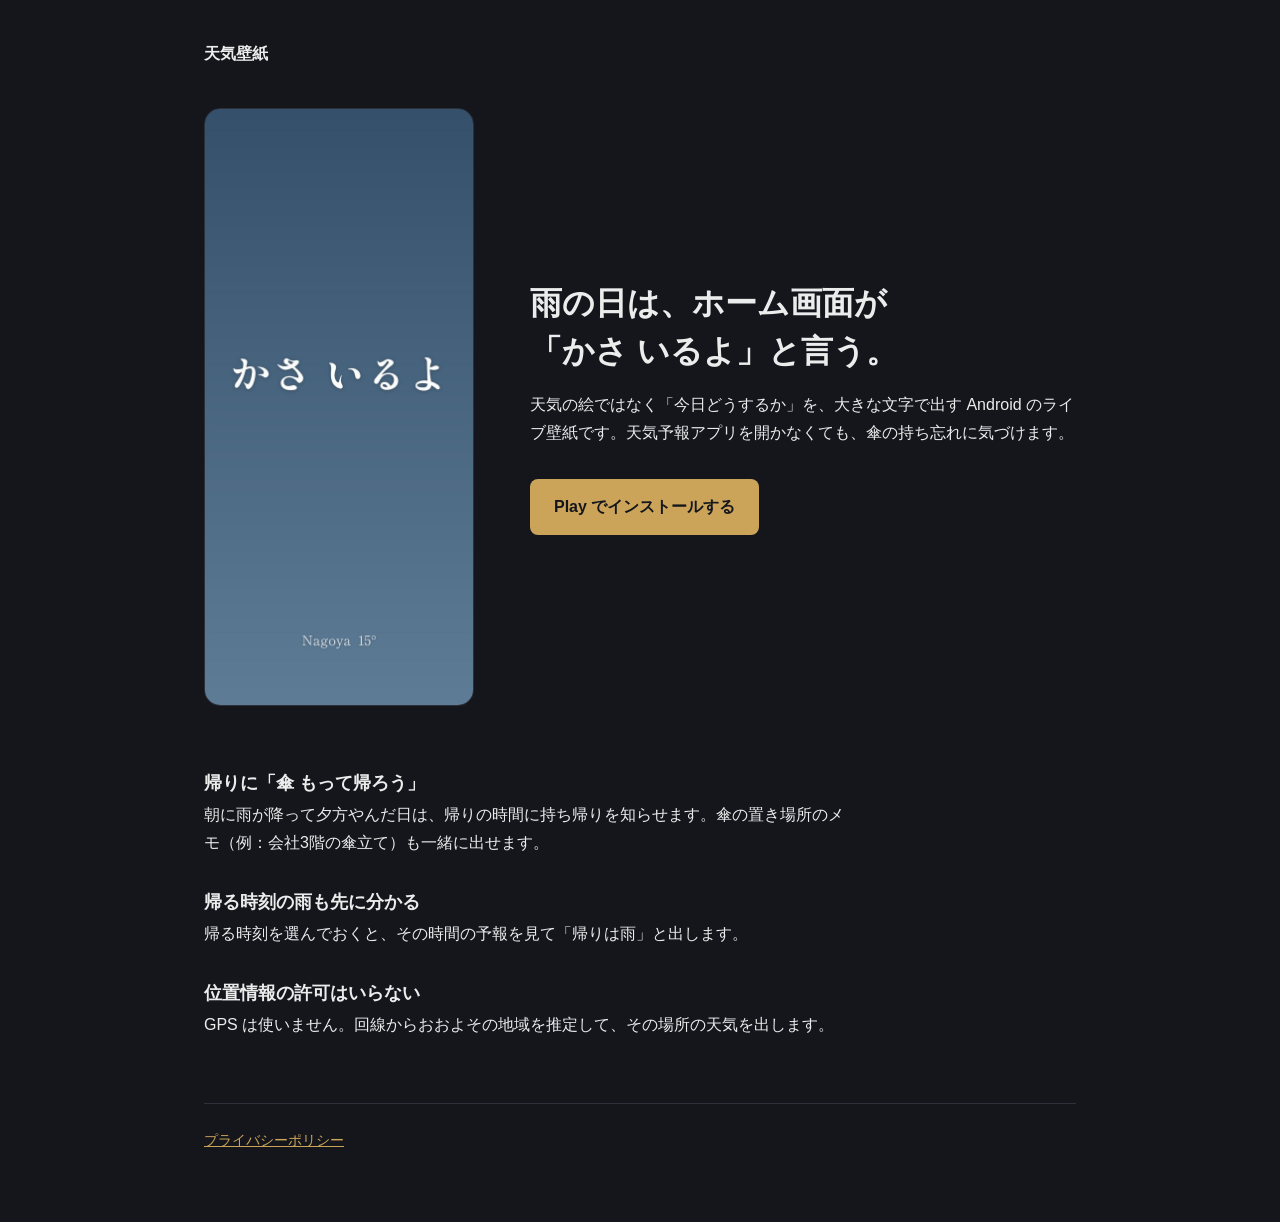
<file: index.html>
<!DOCTYPE html>
<html lang="ja">
<head>
<meta charset="utf-8">
<meta name="viewport" content="width=device-width, initial-scale=1">
<title>天気壁紙 - 傘の忘れ防止ができるライブ壁紙</title>
<meta name="description" content="雨の日は「かさ いるよ」。ホーム画面の言葉で、傘の持ち忘れ・置き忘れを防ぐ Android のライブ壁紙。">
<link rel="stylesheet" href="style.css">
</head>
<body>
<div class="wrap">
  <p class="site-name">天気壁紙</p>

  <div class="hero">
    <div class="hero-shot">
      <img src="img/wallpaper-rain.jpg" width="540" height="1200" alt="雨の日の壁紙。画面の中央に大きく「かさ いるよ」と表示されている">
    </div>
    <div class="hero-text">
      <h1><span class="nb">雨の日は、ホーム画面が</span><span class="nb">「かさ いるよ」と言う。</span></h1>
      <p>天気の絵ではなく「今日どうするか」を、大きな文字で出す Android のライブ壁紙です。天気予報アプリを開かなくても、傘の<span class="nb">持ち忘れに気づけます。</span></p>
      <a class="button" href="https://play.google.com/store/apps/details?id=com.toybox.weatherwallpaper">Play でインストールする</a>
    </div>
  </div>

  <div class="points">
    <h2>帰りに「傘 もって帰ろう」</h2>
    <p>朝に雨が降って夕方やんだ日は、帰りの時間に持ち帰りを知らせます。傘の置き場所のメモ（例：会社3階の傘立て）も一緒に出せます。</p>
    <h2>帰る時刻の雨も先に分かる</h2>
    <p>帰る時刻を選んでおくと、その時間の予報を見て「帰りは雨」と出します。</p>
    <h2>位置情報の許可はいらない</h2>
    <p>GPS は使いません。回線からおおよその地域を推定して、その場所の天気を出します。</p>
  </div>

  <p class="foot"><a href="privacy.html">プライバシーポリシー</a></p>
</div>
</body>
</html>
</file>
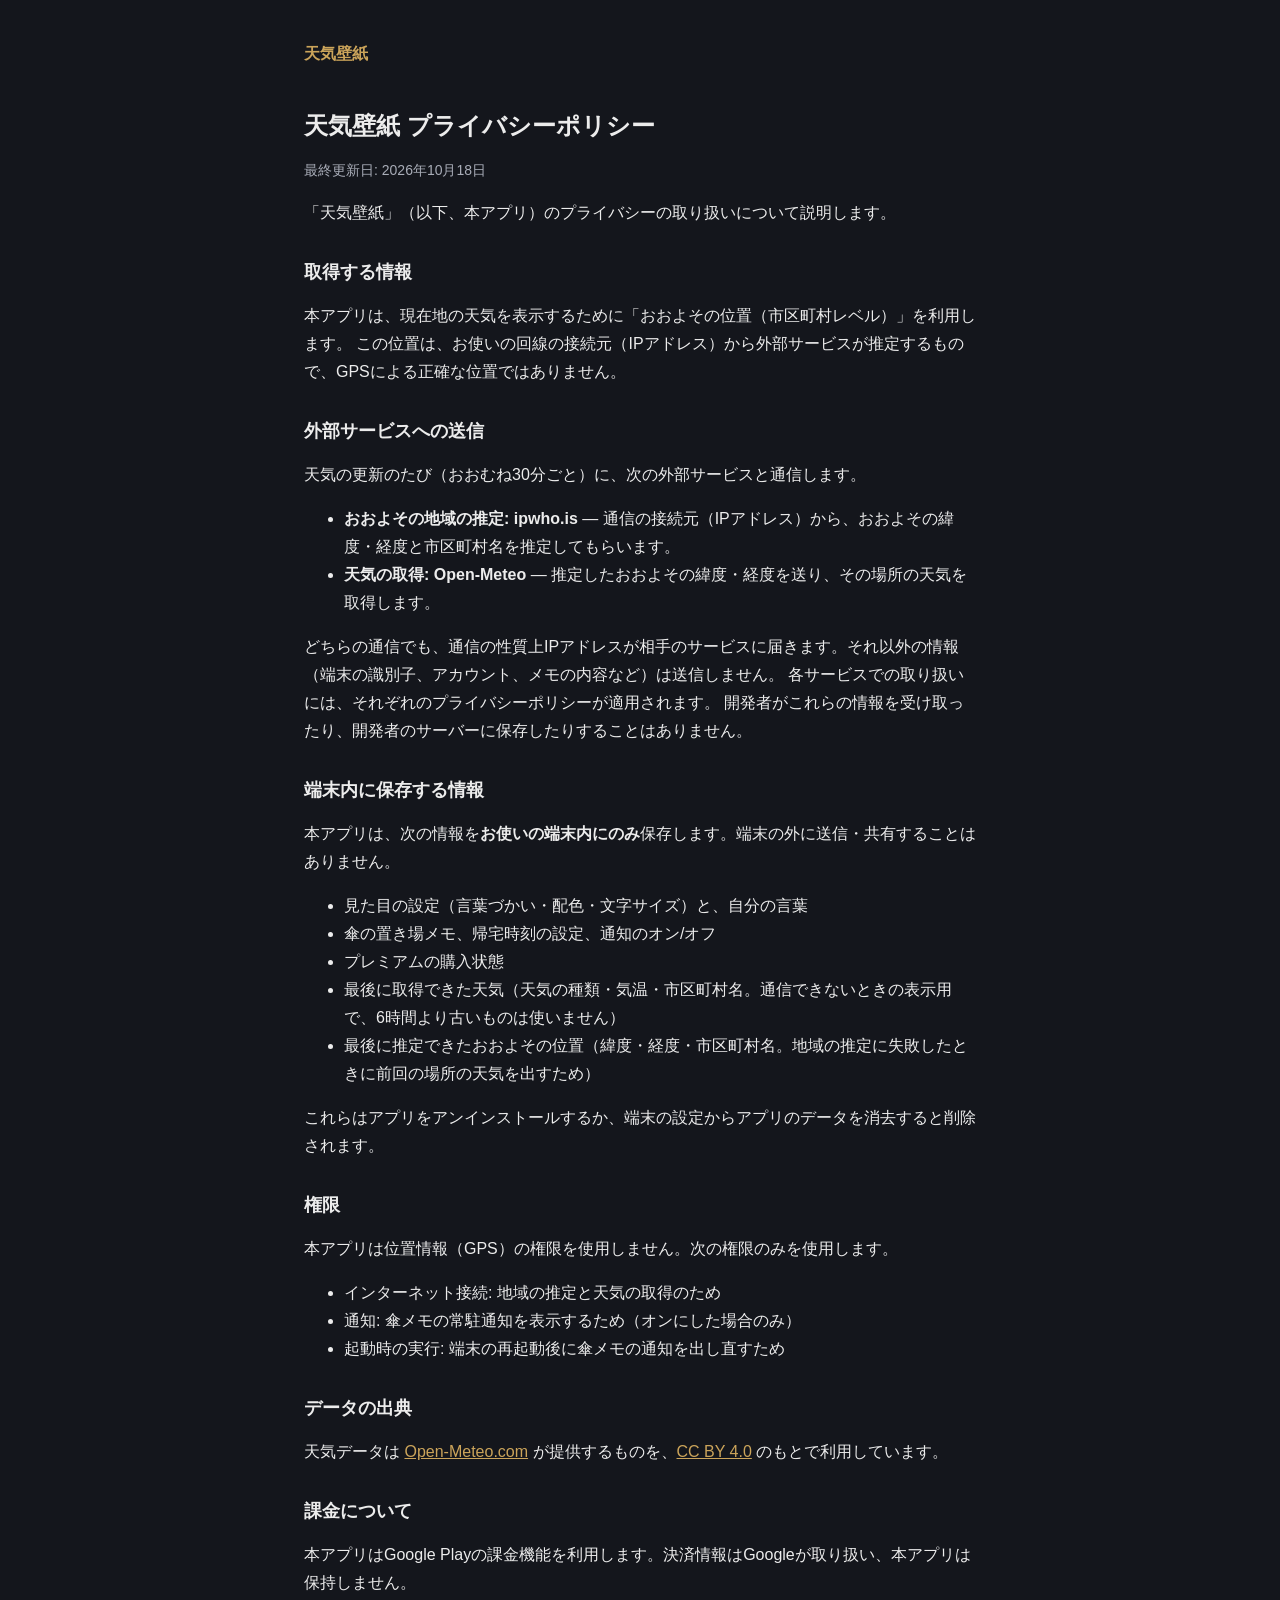
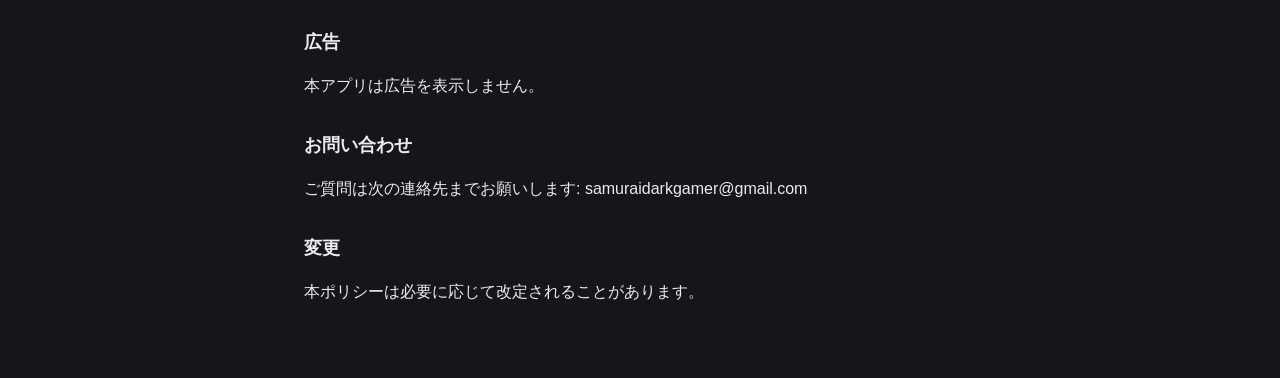
<file: privacy.html>
<!DOCTYPE html>
<html lang="ja">
<head>
<meta charset="utf-8">
<meta name="viewport" content="width=device-width, initial-scale=1">
<title>天気壁紙 プライバシーポリシー</title>
<link rel="stylesheet" href="style.css">
</head>
<body>
<div class="wrap doc">
<p class="site-name"><a href="./">天気壁紙</a></p>
<h1>天気壁紙 プライバシーポリシー</h1>
<p class="muted">最終更新日: 2026年10月18日</p>

<p>「天気壁紙」（以下、本アプリ）のプライバシーの取り扱いについて説明します。</p>

<h2>取得する情報</h2>
<p>本アプリは、現在地の天気を表示するために「おおよその位置（市区町村レベル）」を利用します。
この位置は、お使いの回線の接続元（IPアドレス）から外部サービスが推定するもので、GPSによる正確な位置ではありません。</p>

<h2>外部サービスへの送信</h2>
<p>天気の更新のたび（おおむね30分ごと）に、次の外部サービスと通信します。</p>
<ul>
  <li><strong>おおよその地域の推定: ipwho.is</strong> — 通信の接続元（IPアドレス）から、おおよその緯度・経度と市区町村名を推定してもらいます。</li>
  <li><strong>天気の取得: Open-Meteo</strong> — 推定したおおよその緯度・経度を送り、その場所の天気を取得します。</li>
</ul>
<p>どちらの通信でも、通信の性質上IPアドレスが相手のサービスに届きます。それ以外の情報（端末の識別子、アカウント、メモの内容など）は送信しません。
各サービスでの取り扱いには、それぞれのプライバシーポリシーが適用されます。
開発者がこれらの情報を受け取ったり、開発者のサーバーに保存したりすることはありません。</p>

<h2>端末内に保存する情報</h2>
<p>本アプリは、次の情報を<strong>お使いの端末内にのみ</strong>保存します。端末の外に送信・共有することはありません。</p>
<ul>
  <li>見た目の設定（言葉づかい・配色・文字サイズ）と、自分の言葉</li>
  <li>傘の置き場メモ、帰宅時刻の設定、通知のオン/オフ</li>
  <li>プレミアムの購入状態</li>
  <li>最後に取得できた天気（天気の種類・気温・市区町村名。通信できないときの表示用で、6時間より古いものは使いません）</li>
  <li>最後に推定できたおおよその位置（緯度・経度・市区町村名。地域の推定に失敗したときに前回の場所の天気を出すため）</li>
</ul>
<p>これらはアプリをアンインストールするか、端末の設定からアプリのデータを消去すると削除されます。</p>

<h2>権限</h2>
<p>本アプリは位置情報（GPS）の権限を使用しません。次の権限のみを使用します。</p>
<ul>
  <li>インターネット接続: 地域の推定と天気の取得のため</li>
  <li>通知: 傘メモの常駐通知を表示するため（オンにした場合のみ）</li>
  <li>起動時の実行: 端末の再起動後に傘メモの通知を出し直すため</li>
</ul>

<h2>データの出典</h2>
<p>天気データは <a href="https://open-meteo.com/">Open-Meteo.com</a> が提供するものを、<a href="https://creativecommons.org/licenses/by/4.0/deed.ja">CC BY 4.0</a> のもとで利用しています。</p>

<h2>課金について</h2>
<p>本アプリはGoogle Playの課金機能を利用します。決済情報はGoogleが取り扱い、本アプリは保持しません。</p>

<h2>広告</h2>
<p>本アプリは広告を表示しません。</p>

<h2>お問い合わせ</h2>
<p>ご質問は次の連絡先までお願いします: samuraidarkgamer@gmail.com</p>

<h2>変更</h2>
<p>本ポリシーは必要に応じて改定されることがあります。</p>
</div>
</body>
</html>
</file>
<file: style.css>
/* 天気壁紙 紹介サイト 共通の見た目(トップとプライバシーポリシーで共用) */
:root { --bg: #14161c; --text: #ececec; --muted: #a9adb8; --gold: #cba45a; --line: #2c303a; }
* { box-sizing: border-box; }
body { margin: 0; background: var(--bg); color: var(--text);
       font-family: "Noto Sans JP", "Hiragino Kaku Gothic ProN", "Yu Gothic", Meiryo, sans-serif;
       font-size: 16px; line-height: 1.75; }
.wrap { max-width: 920px; margin: 0 auto; padding: 40px 24px 56px; }
a { color: var(--gold); }
h1, h2 { line-height: 1.5; font-weight: 700; }
strong { font-weight: 700; }
.site-name { margin: 0 0 40px; font-size: 16px; font-weight: 700; }
.site-name a { text-decoration: none; }
.nb { display: inline-block; white-space: nowrap; }
.muted { color: var(--muted); font-size: 14px; }

/* トップ */
.hero { display: flex; gap: 56px; align-items: center; }
.hero-shot { flex: 0 0 270px; }
.hero-shot img { display: block; width: 100%; height: auto; border-radius: 16px; border: 1px solid var(--line); }
.hero-text h1 { margin: 0 0 16px; font-size: 32px; }
.hero-text p { margin: 0 0 16px; }
.button { display: inline-block; margin-top: 16px; padding: 14px 24px; border-radius: 8px;
          background: var(--gold); color: #14161c; font-weight: 700; text-decoration: none; }
.button:hover, .button:focus-visible { background: #dbb873; }
.points { max-width: 640px; margin-top: 64px; }
.points h2 { margin: 32px 0 4px; font-size: 18px; }
.points p { margin: 0; }
.foot { margin-top: 64px; padding-top: 24px; border-top: 1px solid var(--line); font-size: 14px; }

/* プライバシーポリシー */
.doc { max-width: 720px; }
.doc h1 { margin: 0 0 8px; font-size: 24px; }
.doc h2 { margin: 32px 0 8px; font-size: 18px; }
.doc code { background: #23262f; padding: 1px 5px; border-radius: 4px; }

@media (max-width: 700px) {
  .wrap { padding: 24px 20px 40px; }
  .site-name { margin-bottom: 24px; }
  .hero { flex-direction: column; align-items: flex-start; gap: 28px; }
  .hero-shot { flex: none; width: 200px; }
  .hero-text h1 { font-size: 26px; }
  .doc h1 { font-size: 20px; }
  .button { display: block; text-align: center; }
  .points { margin-top: 48px; }
}
</file>
